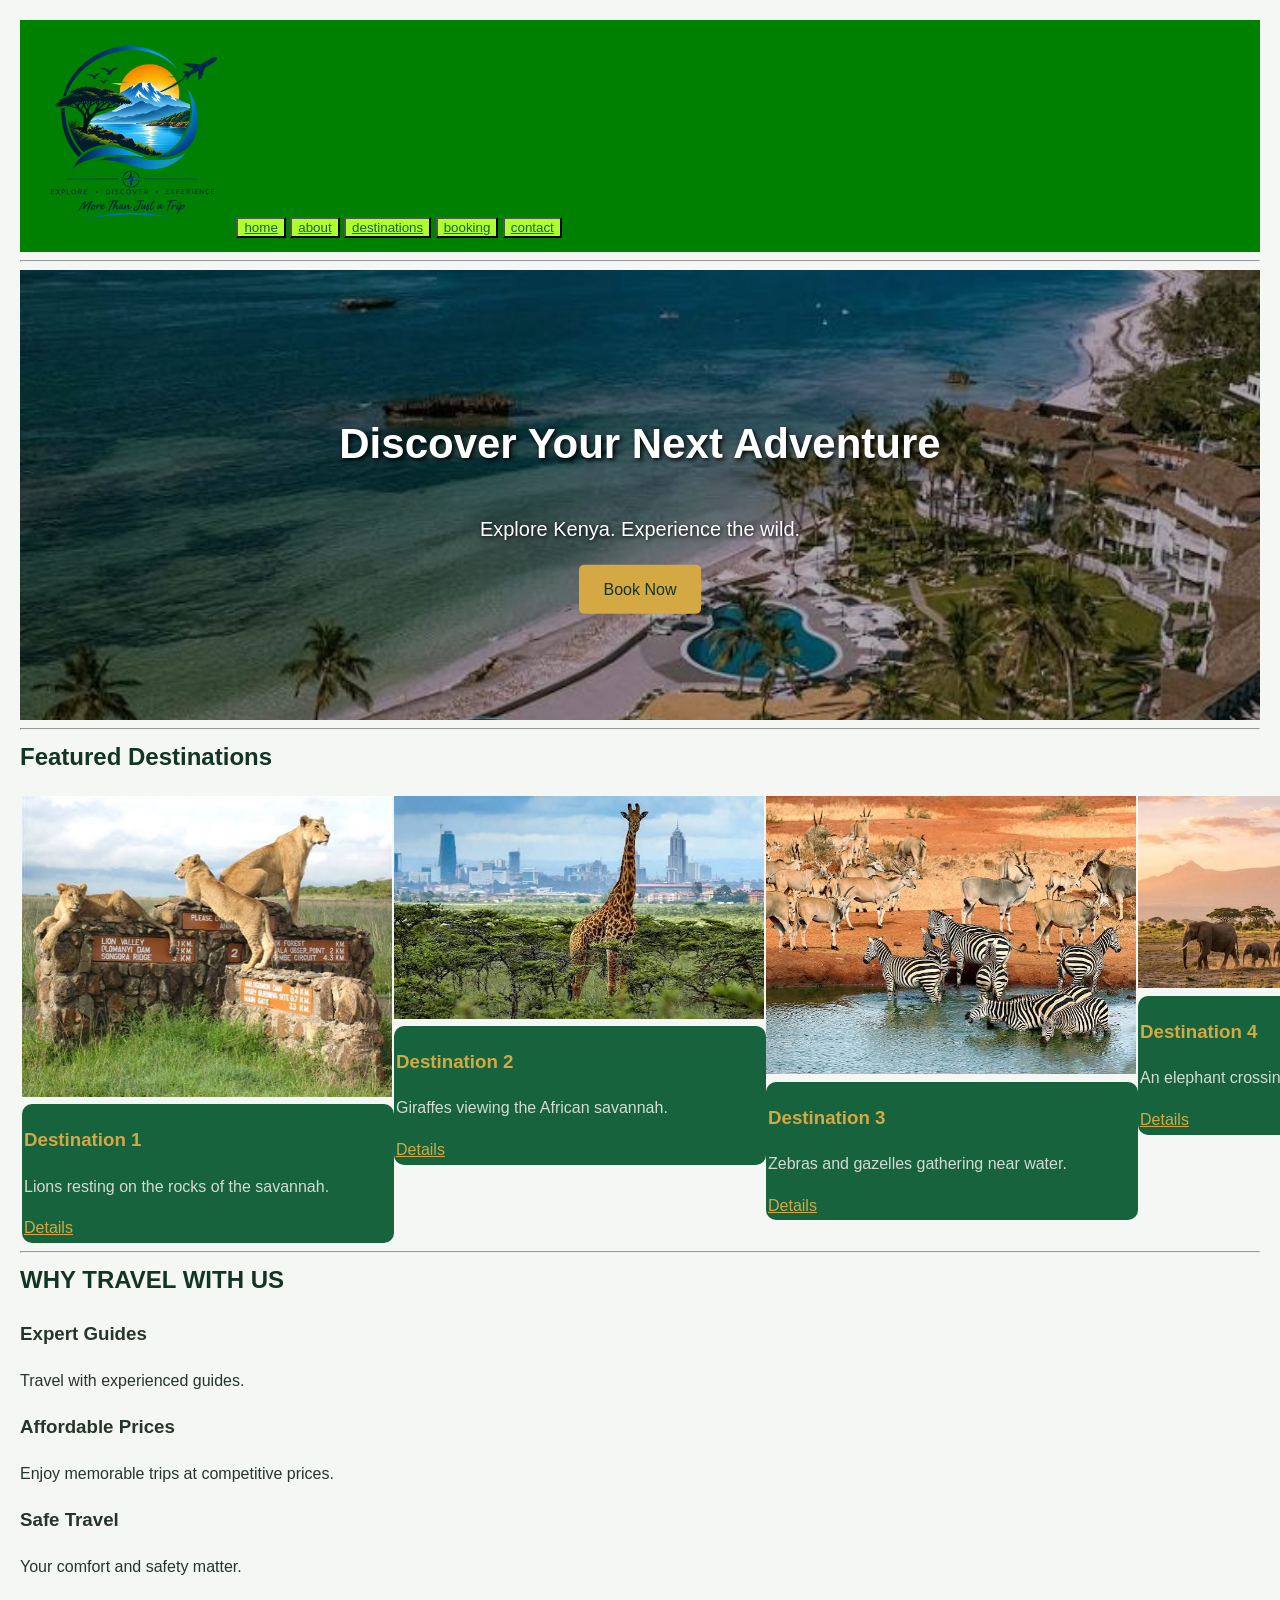
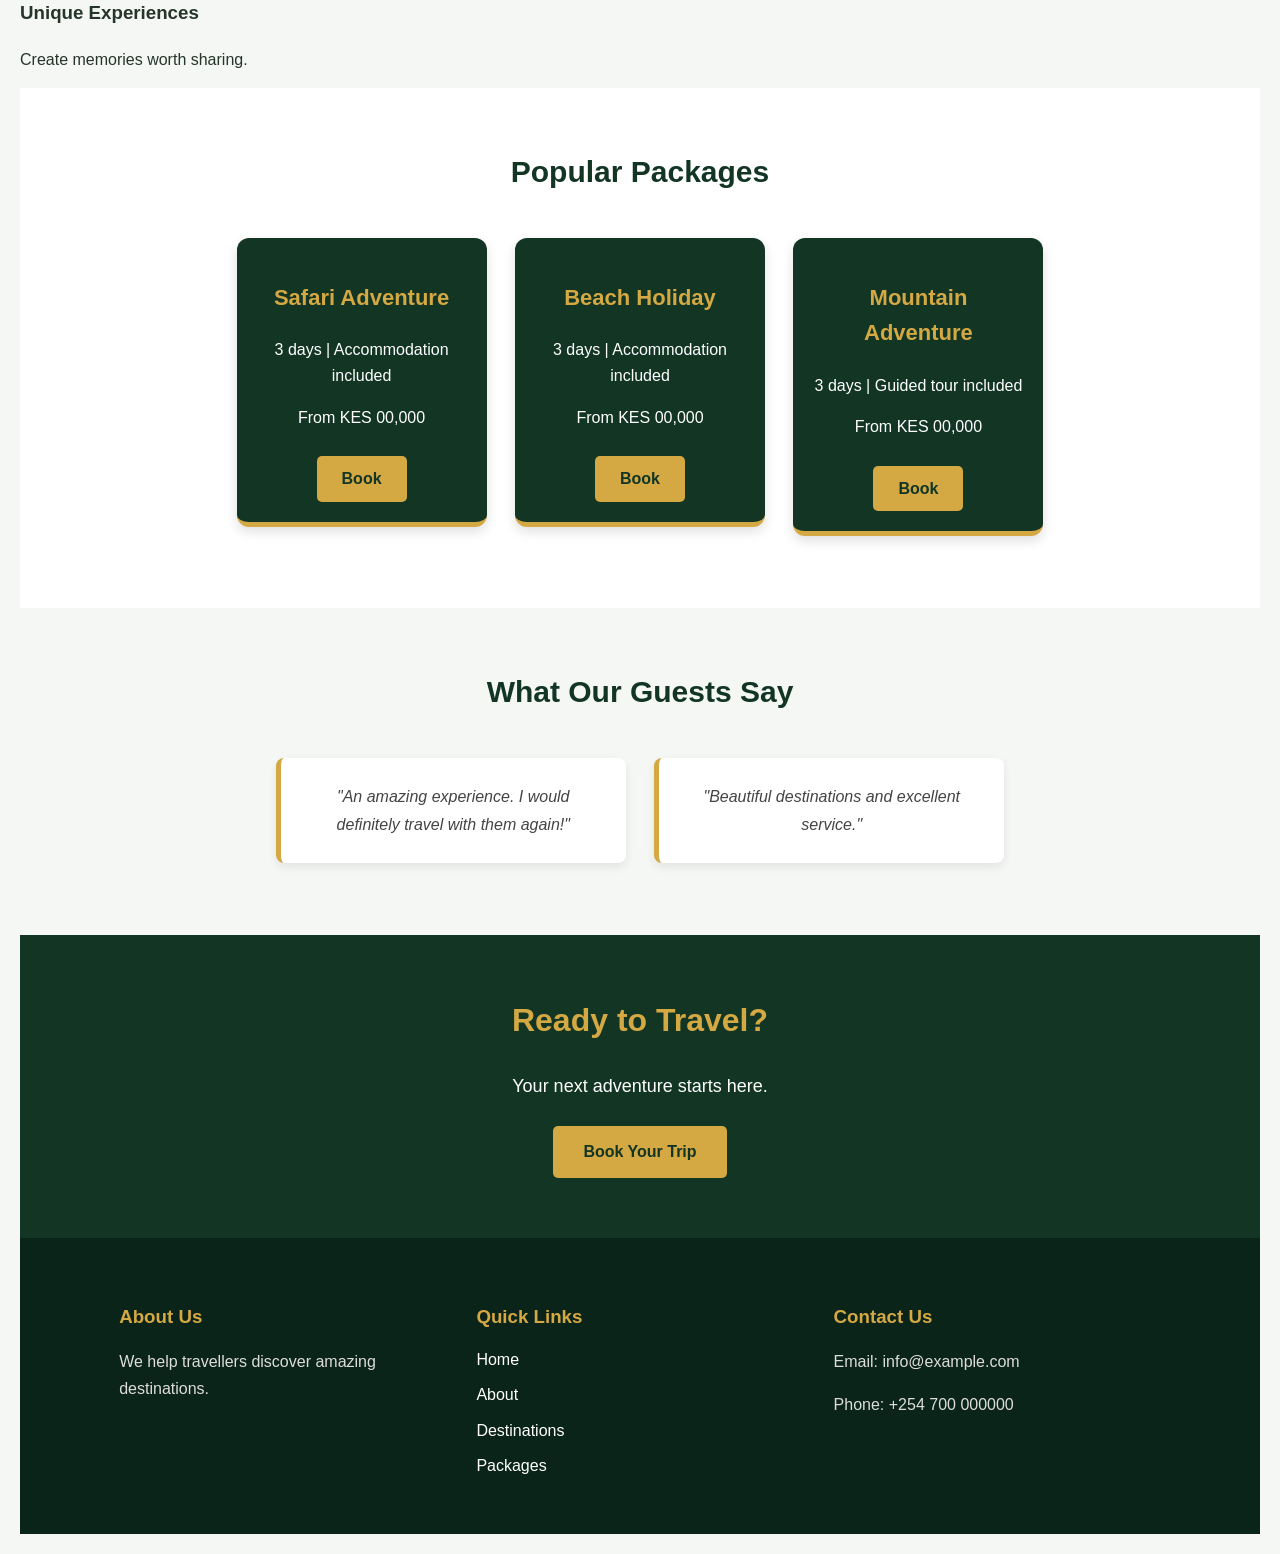
<file: index.html>
<!DOCTYPE html>
<html lang="en">
    <head>
    <meta charset="UTF-8">
    <meta name="viewport" content="width=device-width, initial-scale=1.0">
    <meta name="description" content="practical website design and Development training in kenya">
    <meta name="author" content="Lumenvale Technical training college">
    <title>Tourism Website</title>
    <link rel="stylesheet" href="style.css">

</head>

<body>
    
     
    <nav class="bar">
    <img src="tourism/Explore, Discover, Experience Emblem.png" alt="logo" width="200px">
   <button class="button"><a href="index.html">home</a></button>
    <button class="button"><a href="about.html">about</a></button>
    <button class="button"><a href="destinations.html">destinations</a></button>
    <button class="button"><a href="booking.html">booking</a></button>
    <button class="button"><a href="contact.html">contact</a></button>
    </nav>
            

    <hr>
    <section id="home">
    <div class="image-overlay">
        <img src="tourism/images (9).jfif" alt="Kenyan safari landscape">

        <div class="overlay-text">
            <h1>Discover Your Next Adventure</h1>
            <p>Explore Kenya. Experience the wild.</p>
            <a href="booking.html">Book Now</a>
        </div>
    </div>
    <hr>
</section>
    <section id="destinations">
    <h2>Featured Destinations</h2>

    <div class="destination-container">

        <article class="discover">
            <img src="tourism/images (5).jfif" alt="Lions in the savannah" width="370px">
            <div class="box">
            <h3>Destination 1</h3>
            <p>Lions resting on the rocks of the savannah.</p>
            <a href="booking.html">Details</a>
            </div>
        </article>

        <article class="discover">
            <img src="tourism/images (8).jfif" alt="Giraffes in the savannah" width="370px">
            <div class="box">
            <h3>Destination 2</h3>
            <p>Giraffes viewing the African savannah.</p>
            <a href="booking.html">Details</a>
            </div>
        </article>

        <article class="discover">
            <img src="tourism/images (1).jfif" alt="Zebras and gazelles near water" width="370px">
            <div class="box">
            <h3>Destination 3</h3>
            <p>Zebras and gazelles gathering near water.</p>
            <a href="booking.html">Details</a>
            </div>
        </article>

        <article class="discover">
            <img src="tourism/amboseli.jfif" alt="Elephant in Amboseli" width="370px">
            <div class="box">
            <h3>Destination 4</h3>
            <p>An elephant crossing the African savannah.</p>
            <a href="booking.html">Details</a>
            </div>
        </article>

    </div>
</section>
<hr>
    <!--Travel with us-->
    <h2>WHY TRAVEL WITH US</h2>
     <article>
            <h3>Expert Guides</h3>
            <p>Travel with experienced guides.</p>
        </article>

        <article>
            <h3>Affordable Prices</h3>
            <p>Enjoy memorable trips at competitive prices.</p>
        </article>

        <article>
            <h3>Safe Travel</h3>
            <p>Your comfort and safety matter.</p>
        </article>

        <article>
            <h3>Unique Experiences</h3>
            <p>Create memories worth sharing.</p>
        </article>
    </section>

    <!--packages-->
<section id="packages">
        <h2>Popular Packages</h2>

        <article>
            <h3>Safari Adventure</h3>
            <p>3 days | Accommodation included</p>
            <p>From KES 00,000</p>
            <a href="#booking">Book</a>
        </article>

        <article>
            <h3>Beach Holiday</h3>
            <p>3 days | Accommodation included</p>
            <p>From KES 00,000</p>
            <a href="#booking">Book</a>
        </article>

        <article>
            <h3>Mountain Adventure</h3>
            <p>3 days | Guided tour included</p>
            <p>From KES 00,000</p>
            <a href="#booking">Book</a>
        </article>
    </section>

    <!--testimonials-->
    <div class="quote">
 <section id="testimonials">
        <h2>What Our Guests Say</h2>

        <blockquote>
            "An amazing experience. I would definitely travel with them again!"
        </blockquote>

        <blockquote>
            "Beautiful destinations and excellent service."
        </blockquote>
    </section>
</div>
    <section id="booking">
        <h2>Ready to Travel?</h2>
        <p>Your next adventure starts here.</p>
        <a href="contact">Book Your Trip</a>
    </section>

    <footer class="footer">
        <section>
            <h3>About Us</h3>
            <p>We help travellers discover amazing destinations.</p>
        </section>

        <section>
            <h3>Quick Links</h3>
            <a href="home">Home</a>
            <a href="about">About</a>
            <a href="destinations">Destinations</a>
            <a href="packages">Packages</a>
        </section>

        <section id="contact">
            <h3>Contact Us</h3>
            <p>Email: info@example.com</p>
            <p>Phone: +254 700 000000</p>
        </section>
</body>
</html>
</file>
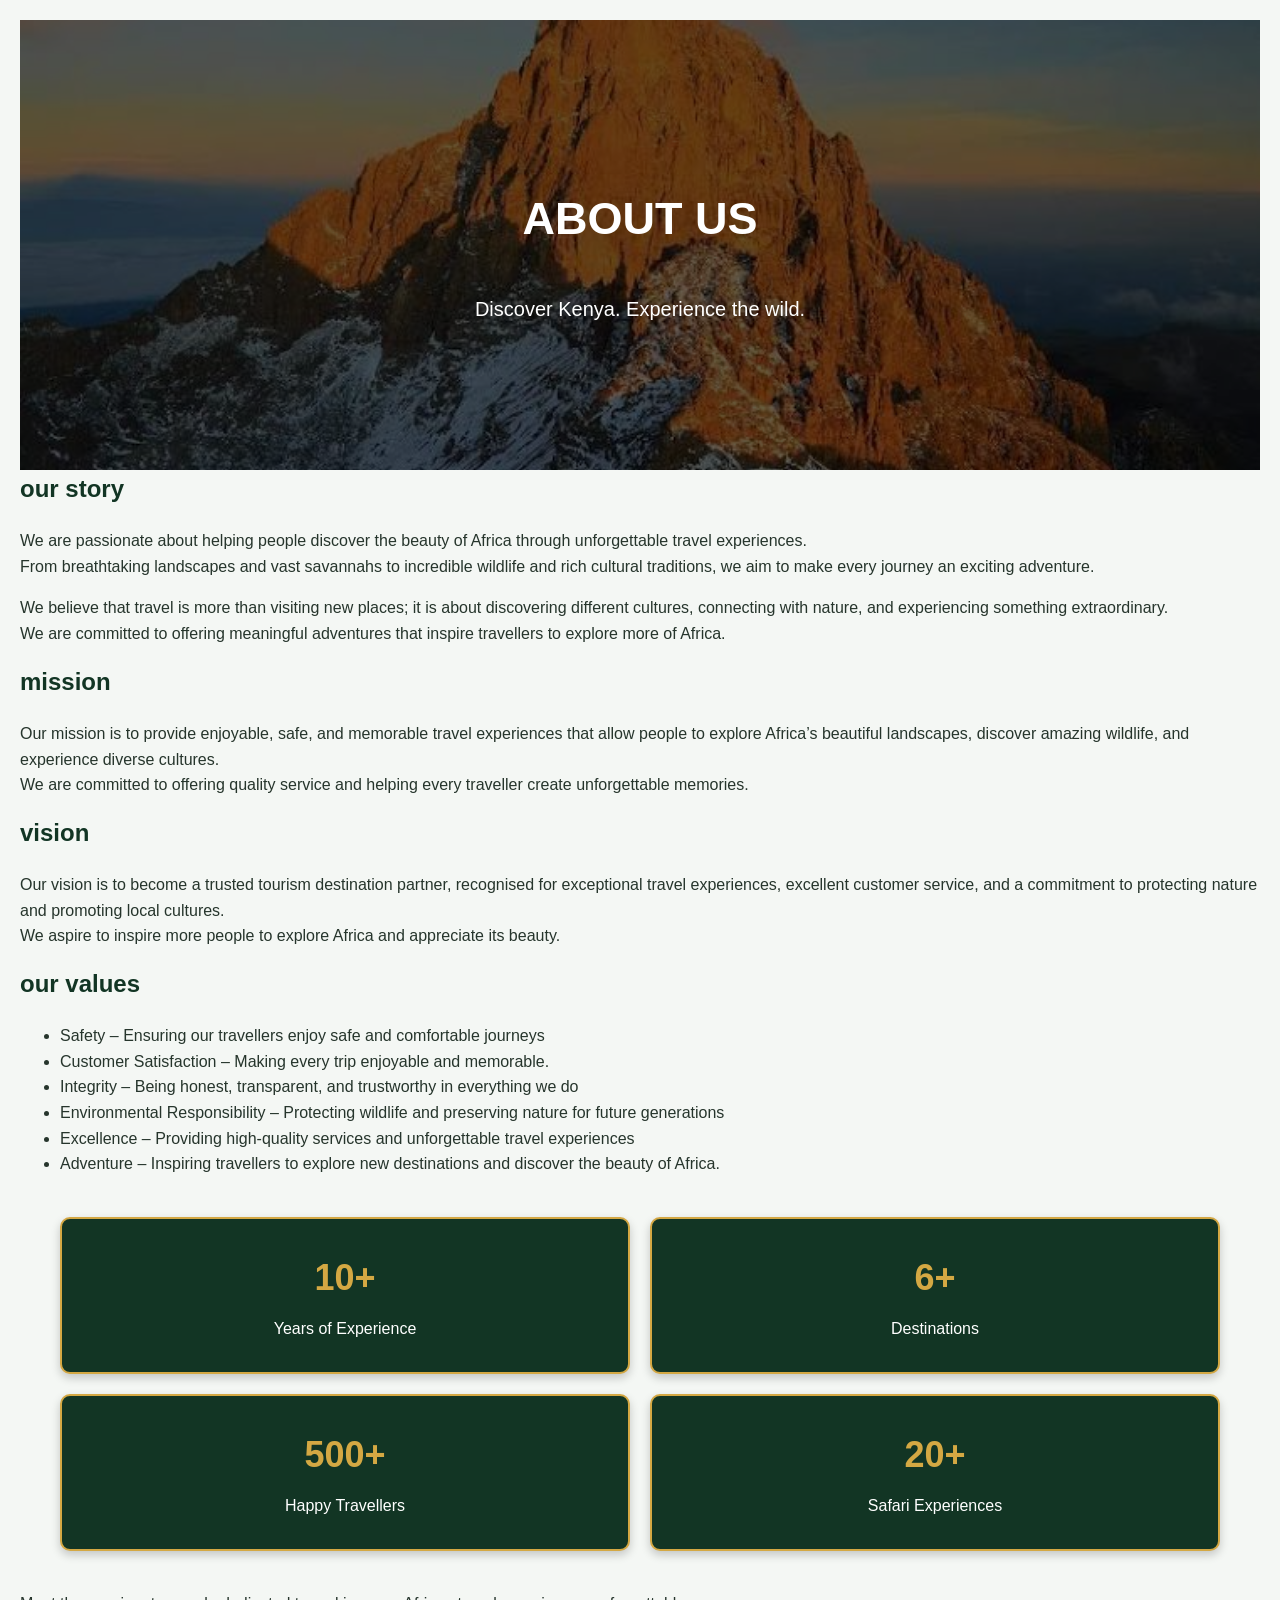
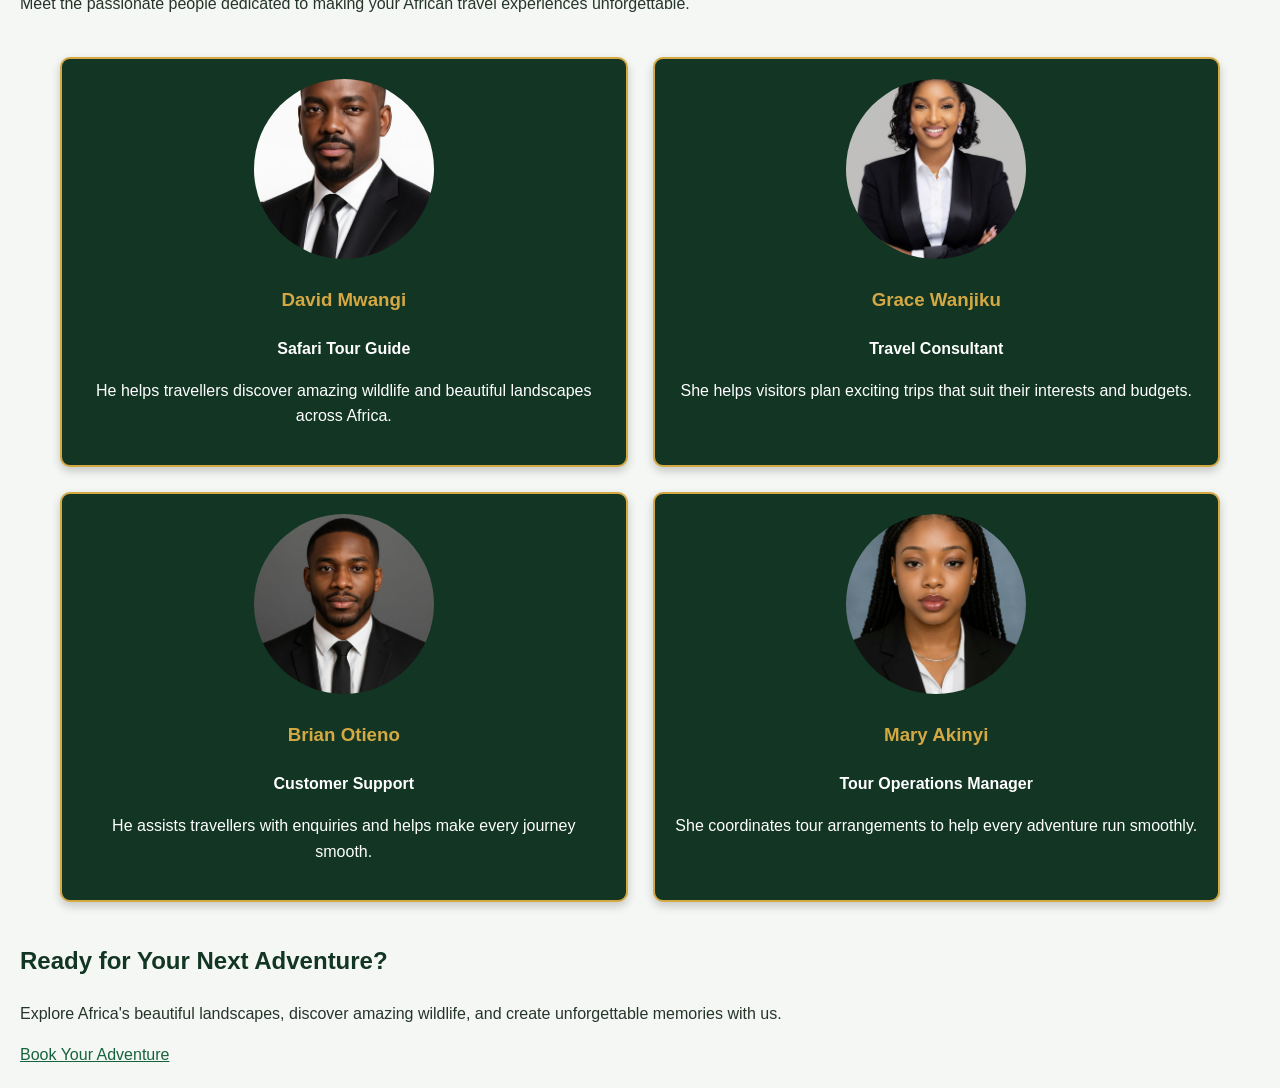
<file: about.html>
<!DOCTYPE html>
<html lang="en">
    <head>
    <meta charset="UTF-8">
    <meta name="viewport" content="width=device-width, initial-scale=1.0">
    <meta name="description" content="practical website design and Development training in kenya">
    <meta name="author" content="Lumenvale Technical training college">
    <title>Tourism Website</title>
<link rel="stylesheet" href="style.css">
<body class="margin">

<section id="about">
 <div class="about-banner">
        <img src="tourism/images (2).jfif">

        <div class="about-text">
            <h1>ABOUT US</h1>
            <p>Discover Kenya. Experience the wild.</p>
        </div>
    </div>
</section>


    <h2>our story</h2>
    <p>
        We are passionate about helping people discover the beauty of Africa through unforgettable travel experiences.<br>
        From breathtaking landscapes and vast savannahs to incredible wildlife and rich cultural traditions,
         we aim to make every journey an exciting adventure.
    </p>
    <p>
        We believe that travel is more than visiting new places; it is about discovering different cultures, connecting with nature,
         and experiencing something extraordinary.<br>
          We are committed to offering meaningful adventures that inspire travellers to explore more of Africa.
    </p>
</section>
<section>
    <h2>
        mission
    </h2>
    <p>
        Our mission is to provide enjoyable, safe, and memorable travel experiences that allow people to explore Africa’s 
        beautiful landscapes, discover amazing wildlife, and experience diverse cultures.<br>
         We are committed to offering quality service and helping every traveller create unforgettable memories.
    </p>
    <h2>
        vision
    </h2>
    <p>
        Our vision is to become a trusted tourism destination partner, recognised for exceptional travel experiences,
         excellent customer service, and a commitment to protecting nature and promoting local cultures.<br>
         We aspire to inspire more people to explore Africa and appreciate its beauty.
    </p>
    <h2>
        our values
    </h2>
    <ul>
        <li>Safety – Ensuring our travellers enjoy safe and comfortable journeys</li>
        <li>Customer Satisfaction – Making every trip enjoyable and memorable.</li>
        <li>Integrity – Being honest, transparent, and trustworthy in everything we do</li>
        <li>Environmental Responsibility – Protecting wildlife and preserving nature for future generations</li>
        <li>Excellence – Providing high-quality services and unforgettable travel experiences</li>
        <li>Adventure – Inspiring travellers to explore new destinations and discover the beauty of Africa.</li>
    </ul>
</section>

<!-- Facts Strip Section -->
<section class="facts-strip">
    <div class="fact-item">
        <h2>10+</h2>
        <p>Years of Experience</p>
    </div>

    <div class="fact-item">
        <h2>6+</h2>
        <p>Destinations</p>
    </div>

    <div class="fact-item">
        <h2>500+</h2>
        <p>Happy Travellers</p>
    </div>

    <div class="fact-item">
        <h2>20+</h2>
        <p>Safari Experiences</p>
    </div>
</section>
<p>
 Meet the passionate people dedicated to making
        your African travel experiences unforgettable.
    </p>

    <div class="team-container">

        <!-- Team Member 1 -->
        <div class="team-card">
            <img src="tourism/male.jpg" alt="Tour guide">
            <h3>David Mwangi</h3>
            <h4>Safari Tour Guide</h4>
            <p>He helps travellers discover amazing wildlife and beautiful landscapes across Africa.</p>
        </div>

        <!-- Team Member 2 -->
        <div class="team-card">
            <img src="tourism/female.jpg" alt="Travel consultant">
            <h3>Grace Wanjiku</h3>
            <h4>Travel Consultant</h4>
            <p>She helps visitors plan exciting trips that suit their interests and budgets.</p>
        </div>

        <!-- Team Member 3 -->
        <div class="team-card">
            <img src="tourism/male1.jpg" alt="Customer support officer">
            <h3>Brian Otieno</h3>
            <h4>Customer Support</h4>
            <p>He assists travellers with enquiries and helps make every journey smooth.</p>
        </div>

        <!-- Team Member 4 -->
        <div class="team-card">
            <img src="tourism/female1.jpg" alt="Tour operations manager">
            <h3>Mary Akinyi</h3>
            <h4>Tour Operations Manager</h4>
            <p>She coordinates tour arrangements to help every adventure run smoothly.</p>
        </div>

    </div>
</section>

<!-- Call to Action Section -->
<section class="cta-section">
    <h2>Ready for Your Next Adventure?</h2>

    <p>
        Explore Africa's beautiful landscapes, discover amazing wildlife,
        and create unforgettable memories with us.
    </p>

    <a href="booking.html" class="cta-button">Book Your Adventure</a>
</section>



</body>
</html>
</file>
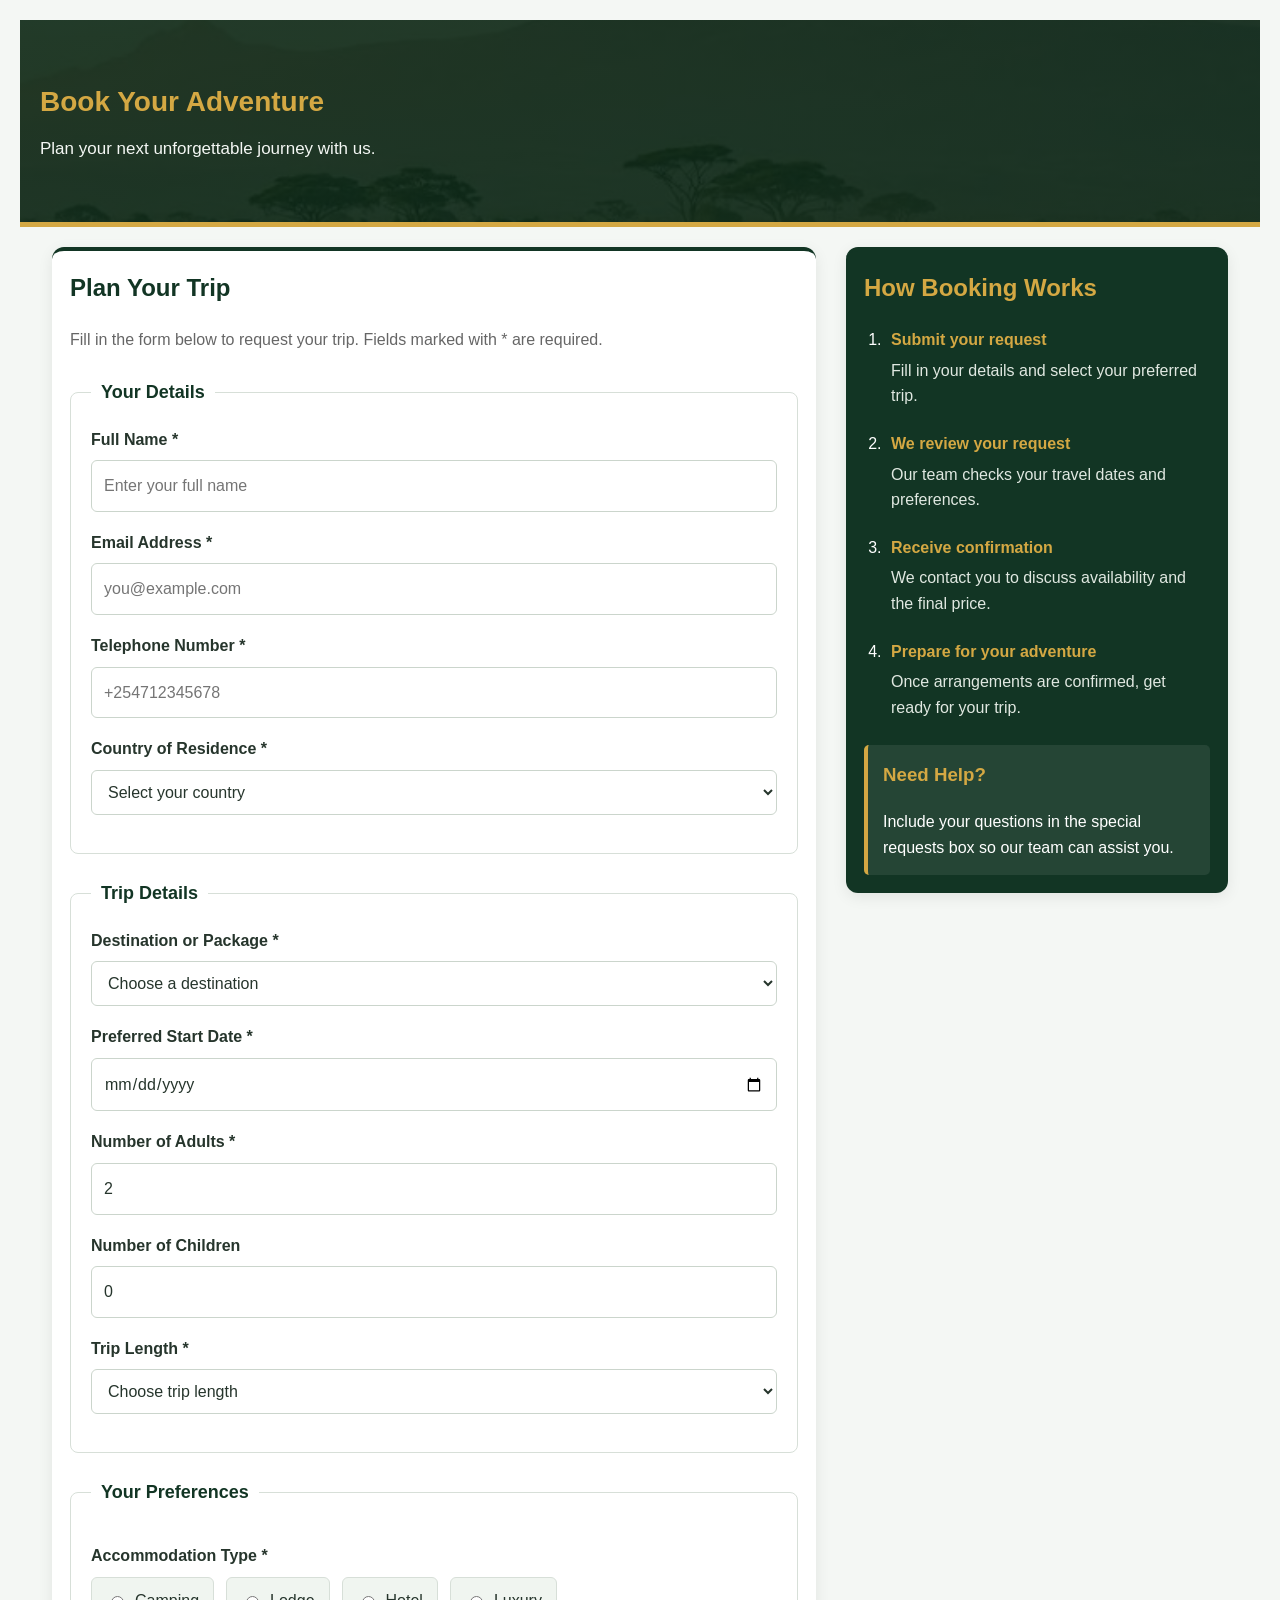
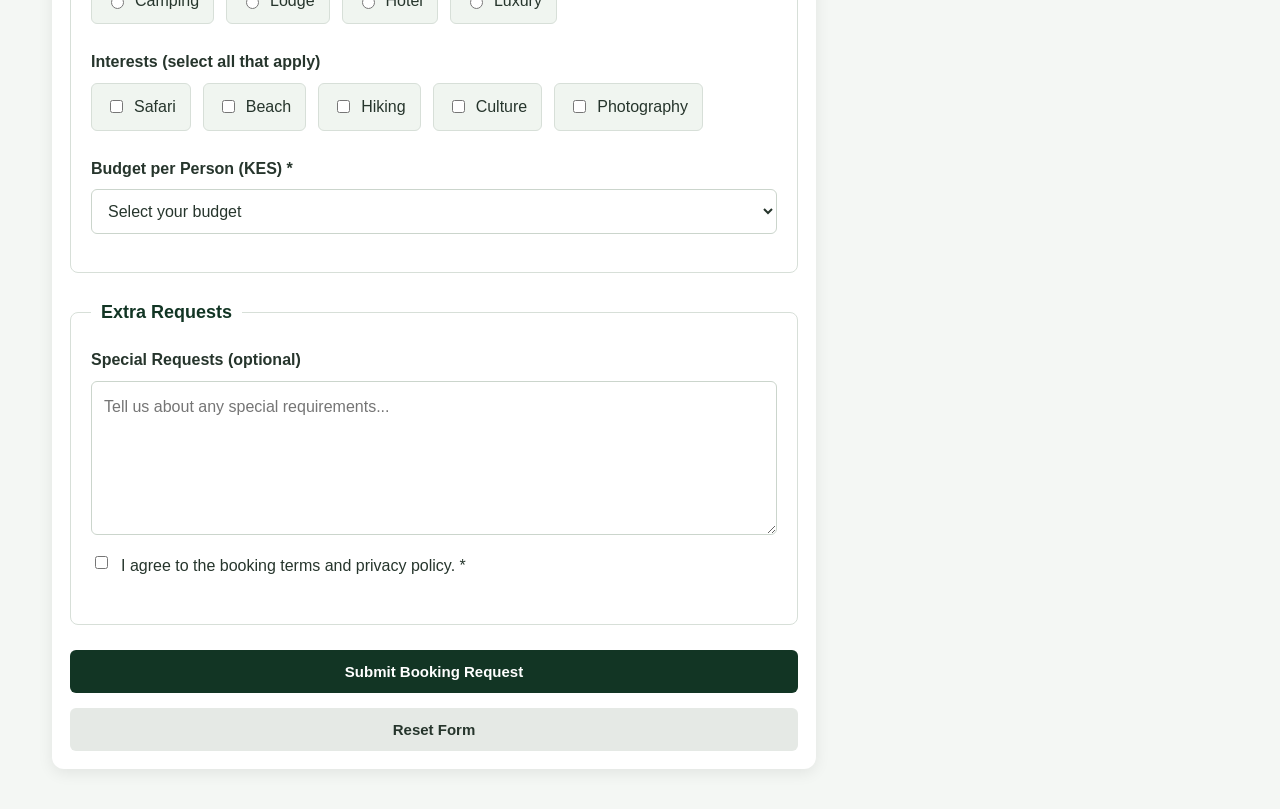
<file: booking.html>
<!DOCTYPE html>
<html lang="en">
<head>
    <meta charset="UTF-8">
    <meta name="viewport" content="width=device-width, initial-scale=1.0">
    <title>Book Your Adventure</title>
    <link rel="stylesheet" href="style.css">
</head>
<body>

    <!-- Page Banner -->
    <header class="booking-banner">
        <h1>Book Your Adventure</h1>
        <p>Plan your next unforgettable journey with us.</p>
    </header>

    <main class="booking-layout">

        <!-- Booking Form -->
        <section class="booking-form-section">
            <h2>Plan Your Trip</h2>
            <p class="form-instruction">
                Fill in the form below to request your trip.
                Fields marked with * are required.
            </p>

            <form action="#" method="post">

                <!-- Your Details -->
                <fieldset>
                    <legend>Your Details</legend>

                    <div class="form-group">
                        <label for="full-name">Full Name *</label>
                        <input
                            type="text"
                            id="full-name"
                            name="full_name"
                            placeholder="Enter your full name"
                            minlength="2"
                            maxlength="80"
                            autocomplete="name"
                            required>
                    </div>

                    <div class="form-group">
                        <label for="email">Email Address *</label>
                        <input
                            type="email"
                            id="email"
                            name="email"
                            placeholder="you@example.com"
                            maxlength="100"
                            autocomplete="email"
                            required>
                    </div>

                    <div class="form-group">
                        <label for="telephone">Telephone Number *</label>
                        <input
                            type="tel"
                            id="telephone"
                            name="telephone"
                            placeholder="+254712345678"
                            pattern="[+]?[0-9 ]{9,15}"
                            title="Enter 9 to 15 digits, optionally starting with +. Spaces are allowed."
                            autocomplete="tel"
                            required>
                    </div>

                    <div class="form-group">
                        <label for="country">Country of Residence *</label>
                        <select id="country" name="country" required>
                            <option value="">Select your country</option>
                            <option value="Kenya">Kenya</option>
                            <option value="Uganda">Uganda</option>
                            <option value="Tanzania">Tanzania</option>
                            <option value="Rwanda">Rwanda</option>
                            <option value="Ethiopia">Ethiopia</option>
                            <option value="South Africa">South Africa</option>
                            <option value="United Kingdom">United Kingdom</option>
                            <option value="United States">United States</option>
                            <option value="Other">Other</option>
                        </select>
                    </div>
                </fieldset>

                <!-- Trip Details -->
                <fieldset>
                    <legend>Trip Details</legend>

                    <div class="form-group">
                        <label for="destination">Destination or Package *</label>
                        <select id="destination" name="destination" required>
                            <option value="">Choose a destination</option>

                            <optgroup label="Wildlife Safaris">
                                <option value="Maasai Mara">Maasai Mara</option>
                                <option value="Amboseli">Amboseli National Park</option>
                                <option value="Lake Nakuru">Lake Nakuru</option>
                                <option value="Tsavo">Tsavo National Parks</option>
                            </optgroup>

                            <optgroup label="Nature and Beach">
                                <option value="Diani Beach">Diani Beach</option>
                                <option value="Mount Kenya">Mount Kenya</option>
                            </optgroup>

                            <option value="Custom Package">Custom Package</option>
                        </select>
                    </div>

                    <div class="form-group">
                        <label for="start-date">Preferred Start Date *</label>
                        <input
                            type="date"
                            id="start-date"
                            name="start_date"
                            min="2026-10-28"
                            required>
                    </div>

                    <div class="form-row">
                        <div class="form-group">
                            <label for="adults">Number of Adults *</label>
                            <input
                                type="number"
                                id="adults"
                                name="adults"
                                min="1"
                                max="30"
                                value="2"
                                required>
                        </div>

                        <div class="form-group">
                            <label for="children">Number of Children</label>
                            <input
                                type="number"
                                id="children"
                                name="children"
                                min="0"
                                max="20"
                                value="0">
                        </div>
                    </div>

                    <div class="form-group">
                        <label for="duration">Trip Length *</label>
                        <select id="duration" name="duration" required>
                            <option value="">Choose trip length</option>
                            <option value="1 day">1 day</option>
                            <option value="2-3 days">2–3 days</option>
                            <option value="4-7 days">4–7 days</option>
                            <option value="8-14 days">8–14 days</option>
                            <option value="15+ days">15+ days</option>
                        </select>
                    </div>
                </fieldset>

                <!-- Preferences -->
                <fieldset>
                    <legend>Your Preferences</legend>

                    <p class="field-heading">Accommodation Type *</p>

                    <div class="choice-group">
                        <label>
                            <input type="radio" name="accommodation"
                                   value="Camping" required>
                            Camping
                        </label>

                        <label>
                            <input type="radio" name="accommodation"
                                   value="Lodge">
                            Lodge
                        </label>

                        <label>
                            <input type="radio" name="accommodation"
                                   value="Hotel">
                            Hotel
                        </label>

                        <label>
                            <input type="radio" name="accommodation"
                                   value="Luxury">
                            Luxury
                        </label>
                    </div>

                    <p class="field-heading">Interests (select all that apply)</p>

                    <div class="choice-group">
                        <label>
                            <input type="checkbox" name="interests[]"
                                   value="Safari">
                            Safari
                        </label>

                        <label>
                            <input type="checkbox" name="interests[]"
                                   value="Beach">
                            Beach
                        </label>

                        <label>
                            <input type="checkbox" name="interests[]"
                                   value="Hiking">
                            Hiking
                        </label>

                        <label>
                            <input type="checkbox" name="interests[]"
                                   value="Culture">
                            Culture
                        </label>

                        <label>
                            <input type="checkbox" name="interests[]"
                                   value="Photography">
                            Photography
                        </label>
                    </div>

                    <div class="form-group">
                        <label for="budget">Budget per Person (KES) *</label>
                        <select id="budget" name="budget" required>
                            <option value="">Select your budget</option>
                            <option value="Below 15000">Below KES 15,000</option>
                            <option value="15000-30000">KES 15,000–30,000</option>
                            <option value="30000-60000">KES 30,000–60,000</option>
                            <option value="60000-100000">KES 60,000–100,000</option>
                            <option value="Above 100000">Above KES 100,000</option>
                        </select>
                    </div>
                </fieldset>

                <!-- Extra Requests -->
                <fieldset>
                    <legend>Extra Requests</legend>

                    <div class="form-group">
                        <label for="requests">Special Requests (optional)</label>
                        <textarea
                            id="requests"
                            name="requests"
                            rows="5"
                            minlength="5"
                            maxlength="1000"
                            placeholder="Tell us about any special requirements..."></textarea>
                    </div>

                    <div class="form-group terms-group">
                        <label>
                            <input type="checkbox" name="terms"
                                   value="accepted" required>
                            I agree to the booking terms and privacy policy. *
                        </label>
                    </div>
                </fieldset>

                <!-- Form Buttons -->
                <div class="form-buttons">
                    <button type="submit" class="submit-button">
                        Submit Booking Request
                    </button>

                    <button type="reset" class="reset-button">
                        Reset Form
                    </button>
                </div>

            </form>
        </section>

        <!-- Side Panel -->
        <aside class="booking-sidebar">
            <h2>How Booking Works</h2>

            <ol>
                <li>
                    <strong>Submit your request</strong>
                    <p>Fill in your details and select your preferred trip.</p>
                </li>

                <li>
                    <strong>We review your request</strong>
                    <p>Our team checks your travel dates and preferences.</p>
                </li>

                <li>
                    <strong>Receive confirmation</strong>
                    <p>We contact you to discuss availability and the final price.</p>
                </li>

                <li>
                    <strong>Prepare for your adventure</strong>
                    <p>Once arrangements are confirmed, get ready for your trip.</p>
                </li>
            </ol>

            <div class="sidebar-note">
                <h3>Need Help?</h3>
                <p>Include your questions in the special requests box so our team can assist you.</p>
            </div>
        </aside>

    </main>

    
</body>
</html>
</file>
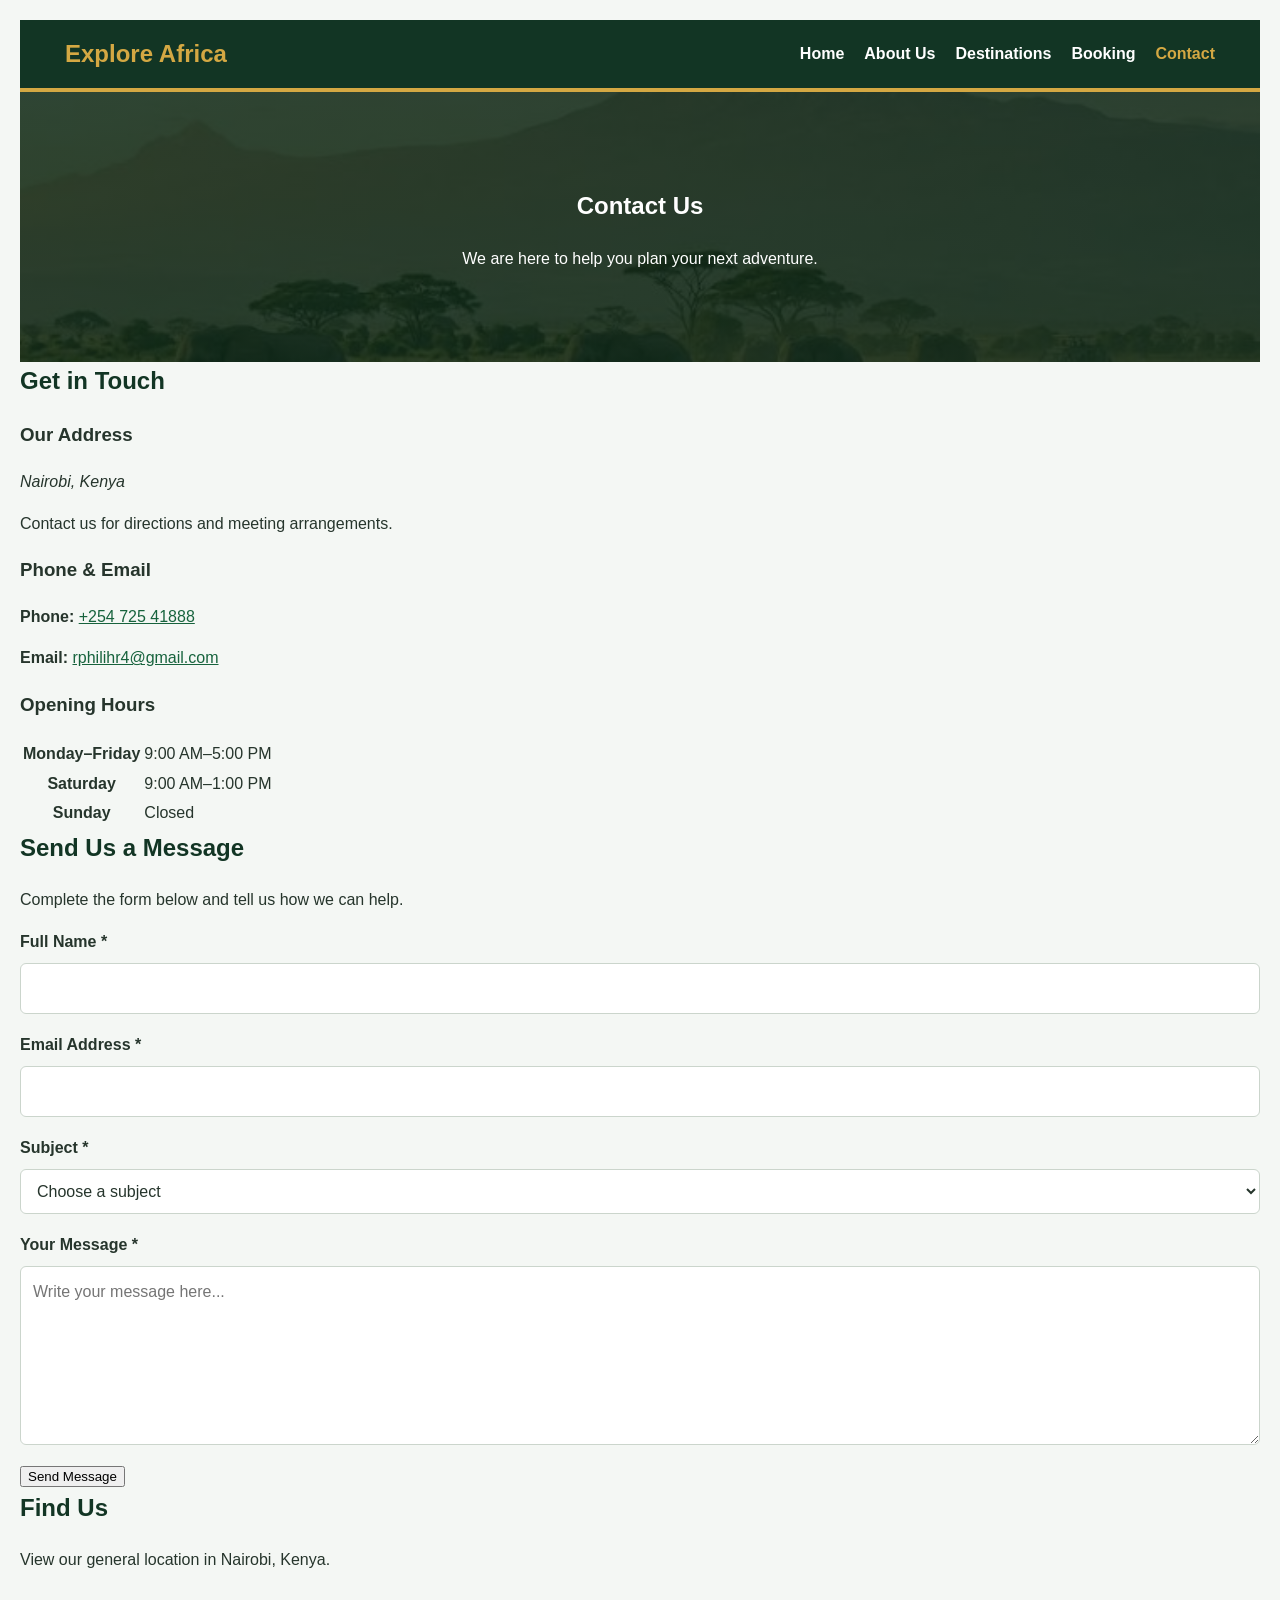
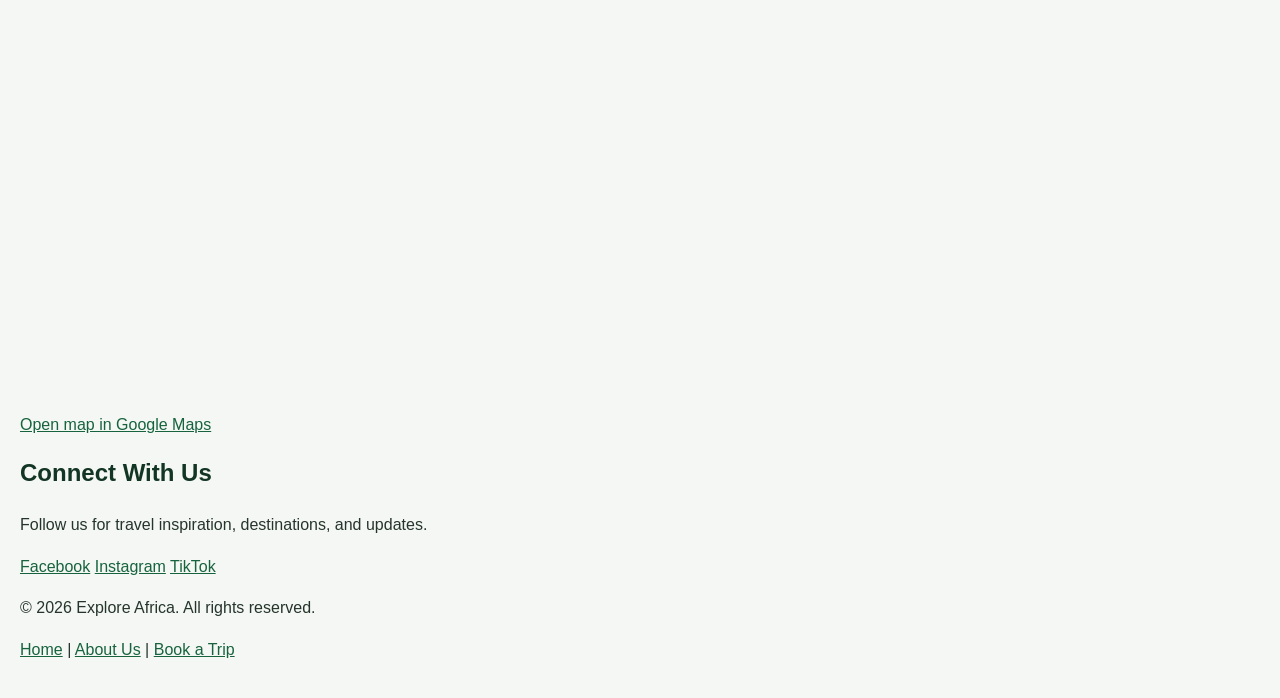
<file: contact.html>
<!DOCTYPE html>
<html lang="en">
<head>
    <meta charset="UTF-8">
    <meta name="viewport" content="width=device-width, initial-scale=1.0">
    <title>Contact Us | Tourism Website</title>
  <link rel="stylesheet" href="style.css">

</head>
<body>

    <!-- Header and Navigation -->
    <header class="site-header">
        <nav class="navbar">
            <a href="index.html" class="logo">Explore Africa</a>

            <ul class="nav-links">
                <li><a href="index.html">Home</a></li>
                <li><a href="about.html">About Us</a></li>
                <li><a href="destinations.html">Destinations</a></li>
                <li><a href="booking.html">Booking</a></li>
                <li><a href="contact.html" aria-current="page">Contact</a></li>
            </ul>
        </nav>
    </header>

    <main>

        <!-- Page Banner -->
        <section class="contact-banner">
            <h1>Contact Us</h1>
            <p>We are here to help you plan your next adventure.</p>
        </section>

        <!-- Contact Cards -->
        <section class="contact-info-section">
            <h2>Get in Touch</h2>

            <div class="contact-cards">

                <!-- Address Card -->
                <article class="contact-card">
                    <h3>Our Address</h3>
                    <address>
                        Nairobi, Kenya
                    </address>
                    <p>Contact us for directions and meeting arrangements.</p>
                </article>

                <!-- Phone and Email Card -->
                <article class="contact-card">
                    <h3>Phone & Email</h3>
                    <p>
                        <strong>Phone:</strong>
                        <a href="tel:+25472541897">+254 725 41888</a>
                    </p>
                    <p>
                        <strong>Email:</strong>
                        <a href="mailto:samure@gmail.com">
                            rphilihr4@gmail.com
                        </a>
                    </p>
                </article>

                <!-- Opening Hours Card -->
                <article class="contact-card">
                    <h3>Opening Hours</h3>

                    <table class="hours-table">
                        <tbody>
                            <tr>
                                <th scope="row">Monday–Friday</th>
                                <td>9:00 AM–5:00 PM</td>
                            </tr>
                            <tr>
                                <th scope="row">Saturday</th>
                                <td>9:00 AM–1:00 PM</td>
                            </tr>
                            <tr>
                                <th scope="row">Sunday</th>
                                <td>Closed</td>
                            </tr>
                        </tbody>
                    </table>
                </article>

            </div>
        </section>

        <!-- Contact Form and Map -->
        <section class="contact-main-section">

            <!-- Contact Form -->
            <div class="contact-form-container">
                <h2>Send Us a Message</h2>
                <p>Complete the form below and tell us how we can help.</p>

                <form action="#" method="post">

                    <div class="form-group">
                        <label for="contact-name">Full Name *</label>
                        <input
                            type="text"
                            id="contact-name"
                            name="name"
                            minlength="2"
                            maxlength="80"
                            autocomplete="name"
                            required>
                    </div>

                    <div class="form-group">
                        <label for="contact-email">Email Address *</label>
                        <input
                            type="email"
                            id="contact-email"
                            name="email"
                            maxlength="100"
                            autocomplete="email"
                            required>
                    </div>

                    <div class="form-group">
                        <label for="contact-subject">Subject *</label>
                        <select id="contact-subject" name="subject" required>
                            <option value="">Choose a subject</option>
                            <option value="Booking enquiry">Booking enquiry</option>
                            <option value="Tour packages">Tour packages</option>
                            <option value="Destinations">Destinations</option>
                            <option value="Feedback">Feedback</option>
                            <option value="Other">Other</option>
                        </select>
                    </div>

                    <div class="form-group">
                        <label for="contact-message">Your Message *</label>
                        <textarea
                            id="contact-message"
                            name="message"
                            rows="6"
                            minlength="10"
                            maxlength="2000"
                            placeholder="Write your message here..."
                            required></textarea>
                    </div>

                    <button type="submit" class="contact-submit">
                        Send Message
                    </button>

                </form>
            </div>

            <!-- Embedded Google Map -->
            <div class="contact-map-container">
                <h2>Find Us</h2>
                <p>View our general location in Nairobi, Kenya.</p>

                <iframe
                    title="Map showing Nairobi, Kenya"
                    src="https://maps.google.com/maps?q=Nairobi%2C%20Kenya&t=&z=11&ie=UTF8&iwloc=&output=embed"
                    width="100%"
                    height="400"
                    style="border:0;"
                    loading="lazy"
                    referrerpolicy="no-referrer-when-downgrade"
                    allowfullscreen>
                </iframe>

                <p>
                    <a href="https://www.google.com/maps/search/?api=1&query=Nairobi%2C+Kenya"
                       target="_blank"
                       rel="noopener noreferrer">
                        Open map in Google Maps
                    </a>
                </p>
            </div>

        </section>

        <!-- Social Media Links -->
        <section class="contact-social-section">
            <h2>Connect With Us</h2>
            <p>Follow us for travel inspiration, destinations, and updates.</p>

            <div class="social-links">
                <a href="https://www.facebook.com/uugygy"
                   target="_blank" rel="noopener noreferrer">Facebook</a>

                <a href="https://www.instagram.com/hjbbjbiu/"
                   target="_blank" rel="noopener noreferrer">Instagram</a>

                <a href="https://www.tiktok.com/huigiu"
                   target="_blank" rel="noopener noreferrer">TikTok</a>
            </div>
        </section>

    </main>

    <!-- Footer -->
    <footer class="site-footer">
        <p>&copy; 2026 Explore Africa. All rights reserved.</p>
        <p>
            <a href="index.html">Home</a> |
           <a href="about.html">About Us</a> |
           <a href="booking.html">Book a Trip</a>
        </p>
    </footer>

    
</body>
</html>
</file>
<file: style.css>
.destination-container{
    display: inline-block;
    display: grid;
    grid-template-columns: 1fr 1fr 1fr 1fr;
    margin: 2px;
    vertical-align: auto;
    border:red;
    
}
.box {
    background-color: #17633d;
    border-radius: 10px;
    padding: 2px;
    box-shadow: #26352c;
    width: 372px;
    border-color: solid;

}
.box h3{
color: #d4a843;
}
.box p{
    color: #d3dbd3;
}
.box a{
    color: #d4a843;
}
#why-us {
    padding: 60px 20px;
    background-color: #f4f7f4;
    text-align: center;
}

#why-us h2,
#packages h2,
#testimonials h2 {
    color: #123524;
    font-size: 30px;
    margin-bottom: 30px;
    text-align: center;
}

#why-us article {
    display: inline-block;
    width: 220px;
    min-height: 130px;
    background-color: white;
    border: 2px solid #d4a843;
    border-radius: 10px;
    padding: 20px;
    margin: 10px;
    vertical-align: top;
    box-shadow: 0 4px 10px rgba(0, 0, 0, 0.08);
}

#why-us article h3 {
    color: #123524;
}

#why-us article p {
    color: #555;
    line-height: 1.6;
}


/* POPULAR PACKAGES */
#packages {
    padding: 60px 20px;
    background-color: white;
    text-align: center;
}

#packages article {
    display: inline-block;
    width: 250px;
    min-height: 210px;
    padding: 20px;
    margin: 12px;
    background-color: #123524;
    color: white;
    border-radius: 12px;
    border-bottom: 5px solid #d4a843;
    vertical-align: top;
    box-shadow: 0 5px 12px rgba(0, 0, 0, 0.12);
}

#packages article h3 {
    color: #d4a843;
    font-size: 22px;
}

#packages article p {
    line-height: 1.6;
}

#packages article a {
    display: inline-block;
    background-color: #d4a843;
    color: #123524;
    text-decoration: none;
    padding: 10px 25px;
    border-radius: 5px;
    font-weight: bold;
    margin-top: 10px;
}

#packages article a:hover {
    background-color: white;
}


/* TESTIMONIALS */
.quote {
    background-color: #f4f7f4;
    padding: 60px 20px;
}

#testimonials {
    max-width: 1000px;
    margin: auto;
    text-align: center;
}

#testimonials blockquote {
    display: inline-block;
    width: 35%;
    min-height: 80px;
    background-color: white;
    border-left: 5px solid #d4a843;
    border-radius: 8px;
    padding: 25px;
    margin: 12px;
    color: #444;
    font-style: italic;
    line-height: 1.7;
    box-shadow: 0 4px 10px rgba(0, 0, 0, 0.08);
}


#booking {
    background-color: #123524;
    color: white;
    text-align: center;
    padding: 60px 20px;
}

#booking h2 {
    color: #d4a843;
    font-size: 32px;
}

#booking p {
    font-size: 18px;
    margin-bottom: 25px;
}

#booking a {
    display: inline-block;
    background-color: #d4a843;
    color: #123524;
    padding: 13px 30px;
    text-decoration: none;
    border-radius: 5px;
    font-weight: bold;
}

#booking a:hover {
    background-color: white;
}


.footer {
    display: grid;
    grid-template-columns: repeat(3, 1fr);
    gap: 30px;
    background-color: #0b2419;
    color: white;
    padding: 45px 8%;
}

.footer h3 {
    color: #d4a843;
    margin-bottom: 15px;
}

.footer p {
    line-height: 1.7;
    color: #ddd;
}

.footer a {
    display: block;
    color: white;
    text-decoration: none;
    margin: 10px 0;
}

.footer a:hover {
    color: #d4a843;
}

@media (max-width: 768px) {
    #why-us article,
    #packages article {
        width: 80%;
    }

    #testimonials blockquote {
        width: 80%;
        box-sizing: border-box;
    }

    .footer {
        grid-template-columns: 1fr;
        text-align: center;
    }
}
.bar{
    background-color:green;
    text-align: left;
    color: black;
    padding: 12px;
    color: #d4a843;

}
.button{
    background-color: greenyellow;
    
    
}
.image-overlay {
    position: relative;
    width: 100%;
    height: 450px;
    overflow: hidden;
}

.image-overlay img {
    width: 100%;
    height: 100%;
    object-fit: cover;
    display: block;
}

.overlay-text {
    position: absolute;
    top: 50%;
    left: 50%;
    transform: translate(-50%, -50%);
    width: 90%;
    text-align: center;
    color: white;
    z-index: 2;
}

.overlay-text h1 {
    font-size: 42px;
    text-shadow: 2px 2px 5px black;
}

.overlay-text p {
    font-size: 20px;
    text-shadow: 1px 1px 4px black;
}

.overlay-text a {
    display: inline-block;
    padding: 12px 25px;
    background-color: #d4a843;
    color: #123524;
    text-decoration: none;
    border-radius: 5px;
}

.image-overlay::after {
    content: "";
    position: absolute;
    inset: 0;
    background: rgba(0, 0, 0, 0.3);
    z-index: 1;
    pointer-events: none;
}



* {
    box-sizing: border-box;
}

body {
    margin: 0;
    font-family: Arial, sans-serif;
}

.about-banner {
    position: relative;
    width: 100%;
    height: 450px;
    overflow: hidden;
}

.about-banner img {
    width: 100%;
    height: 100%;
    object-fit: cover;
    display: block;
}

.about-banner::after {
    content: "";
    position: absolute;
    top: 0;
    left: 0;
    width: 100%;
    height: 100%;
    background-color: rgba(0, 0, 0, 0.6);
    z-index: 1;
}

.about-text {
    position: absolute;
    top: 50%;
    left: 50%;
    transform: translate(-50%, -50%);
    width: 90%;
    text-align: center;
    color: white;
    z-index: 2;
}

.about-text h1 {
    font-size: 45px;
}

.about-text hr {
    width: 100px;
    border: 2px solid #d4a843;
}

.about-text p {
    font-size: 20px;
}
.body{
    box-sizing: border-box;
}

body {
    margin: 0;
    padding: 20px;
}





.facts-strip {
    display: grid;
    grid-template-columns: repeat(2, 1fr);
    gap: 20px;
    padding: 20px;
    margin: 20px;
}

.fact-item {
    background-color: #123524;
    border: 2px solid #d4a843;
    border-radius: 10px;
    padding: 30px 15px;
    text-align: center;
    box-shadow: 0 4px 10px rgba(0, 0, 0, 0.2);
}

.fact-item h2 {
    color: #d4a843;
    font-size: 36px;
    margin: 0 0 10px;
}

.fact-item p {
    color: white;
    font-size: 16px;
    margin: 0;
}








.team-container {
    display: grid;
    grid-template-columns: repeat(2, 1fr);
    gap: 25px;
    padding: 20px;
    margin: 20px;
}

.team-card {
    background-color: #123524;
    border: 2px solid #d4a843;
    border-radius: 10px;
    padding: 20px;
    text-align: center;
    box-shadow: 0 4px 10px rgba(0, 0, 0, 0.2);
}

.team-card img {
    width: 180px;
    height: 180px;
    object-fit: cover;
    border-radius: 50%;
}

.team-card h3 {
    color: #d4a843;
    margin-bottom: 8px;
}

.team-card h4 {
    color: white;
    margin-bottom: 10px;
}

.team-card p {
    color: white;
    line-height: 1.6;
}

/* Mobile screens */
@media (max-width: 600px) {
    .team-container {
        grid-template-columns: 1fr;
    }
}















 

.body {
    margin: 0;
    font-family: Arial, sans-serif;
    background-color: #f4f7f4;
    color: #26352c;
    line-height: 1.6;
}
.booking-banner{
    background-color: #123524;
    color:#f4f7f4;
    padding: 60px 20px;
    border-bottom: 5px solid #d4a843;
    background: linear-gradient(rgba(10, 40, 25, 0.9), rgba(10, 40, 25, 0.9)),
                url("tourism/amboseli.jfif") center/cover no-repeat;
}
.booking-banner h1{
margin: 0 0 10px;
color: #d4a843;
    font-size: 38px;
}
.booking-banner p{
    margin: 0;
    font-size: 17px;
}
.booking-layout {
    display: grid;
    grid-template-columns: 2fr 1fr;
    gap: 30px;
    max-width: 1200px;
    margin: 40px auto;
    padding: 0 20px;
    align-items: start;
}
.booking-form-section,
.booking-sidebar {
    background-color: white;
    padding: 30px;
    border-radius: 12px;
    box-shadow: 0 4px 15px rgba(0, 0, 0, 0.08);
    border-top: 4px solid #123524;
}
.booking-form-section h2,
.booking-sidebar h2 {
    color: #123524;
    margin-top: 0;
}
.form-instruction {
    color: #666;
    margin-bottom: 25px;
}
fieldset {
    border: 1px solid #d7dfd8;
    border-radius: 8px;
    padding: 20px;
    margin: 0 0 25px;
}
legend {
    color: #123524;
    font-weight: bold;
    padding: 0 10px;
    font-size: 18px;
}
.form-group {
    display: flex;
    flex-direction: column;
    margin-bottom: 18px;
}
.form-group label,
.field-heading {
    font-weight: bold;
    margin-bottom: 8px;
    color: #26352c;
}.form-group label,
.field-heading {
    font-weight: bold;
    margin-bottom: 8px;
    color: #26352c;
}
input:not([type="radio"]):not([type="checkbox"]),
select,
textarea {
    width: 100%;
    padding: 12px;
    border: 1px solid #cbd5cc;
    border-radius: 6px;
    font: inherit;
    background-color: #fff;
    color: #26352c;
}
input:focus,
select:focus,
textarea:focus {
    outline: 2px solid #d4a843;
    border-color: #123524;
}
textarea {
    resize: vertical;
}
.form-row {
    display: grid;
    grid-template-columns: 1fr 1fr;
    gap: 20px;
}
.choice-group {
    display: flex;
    flex-wrap: wrap;
    gap: 12px;
    margin-bottom: 25px;
}
.choice-group label {
    display: flex;
    align-items: center;
    gap: 8px;
    padding: 10px 14px;
    background-color: #f0f5f0;
    border: 1px solid #d7dfd8;
    border-radius: 6px;
    cursor: pointer;
}
.choice-group label:hover {
    border-color: #d4a843;
}

.choice-group input,
.terms-group input {
    accent-color: #123524;
}

.terms-group label {
    display: flex;
    align-items: flex-start;
    gap: 10px;
    font-weight: normal;
}

/* Form buttons */
.form-buttons {
    display: flex;
    flex-wrap: wrap;
    gap: 15px;
}

.submit-button,
.reset-button {
    padding: 13px 20px;
    border: none;
    border-radius: 6px;
    font-size: 15px;
    font-weight: bold;
    cursor: pointer;
    transition: 0.3s;
}

.submit-button {
    background-color: #123524;
    color: white;
    flex: 1;
}

.submit-button:hover {
    background-color: #1d5036;
}

.reset-button {
    background-color: #e5e9e5;
    color: #26352c;
}

.reset-button:hover {
    background-color: #d3dbd3;
}

.booking-sidebar {
    background-color: #123524;
    color: white;
    position: sticky;
    top: 20px;
}

.booking-sidebar h2 {
    color: #d4a843;
}

.booking-sidebar ol {
    padding-left: 22px;
}

.booking-sidebar li {
    padding-left: 5px;
    margin-bottom: 22px;
}

.booking-sidebar li strong {
    color: #d4a843;
}

.booking-sidebar li p {
    margin: 5px 0 0;
    color: #e0e8e1;
}

.sidebar-note {
    background-color: rgba(255, 255, 255, 0.08);
    border-left: 4px solid #d4a843;
    padding: 15px;
    border-radius: 5px;
    margin-top: 25px;
}

.sidebar-note h3 {
    color: #d4a843;
    margin-top: 0;
}

.sidebar-note p {
    margin-bottom: 0;
}
@media (max-width: 900px) 
    .booking-layout {
        grid-template-columns: 1fr;
    }

    .booking-sidebar {
        position: static;
    }

@media (max-width: 500px) 
    .booking-banner {
        padding: 40px 15px;
    }

    .booking-banner h1 {
        font-size: 28px;
    }

    .booking-layout {
        padding: 0 12px;
        margin: 20px auto;
    }

    .booking-form-section,
    .booking-sidebar {
        padding: 18px;
    }

    .form-row {
        grid-template-columns: 1fr;
        gap: 0;
    }

    .form-buttons {
        flex-direction: column;
    }

    .submit-button,
    .reset-button {
        width: 100%;
    }






* {
    box-sizing: border-box;
}
body {
    margin: 0;
    font-family: Arial, sans-serif;
    background: #f4f7f4;
    color: #26352c;
    line-height: 1.6;
}
h2 {
    color: #123524;
    margin-top: 0;
}
a {
    color: #17633d;
}
.site-header {
    background: #123524;
    border-bottom: 4px solid #d4a843;
}
.navbar {
    max-width: 1200px;
    margin: auto;
    padding: 15px 25px;
    display: flex;
    justify-content: space-between;
    align-items: center;
    gap: 20px;
}
.logo {
    color: #d4a843;
    font-size: 24px;
    font-weight: bold;
    text-decoration: none;
    white-space: nowrap;
}
.nav-links {
    display: flex;
    flex-wrap: wrap;
    gap: 20px;
    list-style: none;
    margin: 0;
    padding: 0;
}
.nav-links a {
    color: white;
    text-decoration: none;
    font-weight: bold;
    transition: color 0.3s;
}
.nav-links a:hover,
.nav-links a[aria-current="page"] {
    color: #d4a843;}
.contact-banner {
    background:
        linear-gradient(rgba(10, 40, 25, 0.85), rgba(10, 40, 25, 0.85)),
        url("tourism/amboseli.jfif") center/cover no-repeat;
    color: white;
    text-align: center;
    padding: 75px 20px;
    border-bottom:
}







.explore{
    background-color: #17633d;
    padding:50px;
    color: yellow;
    background: 
     linear-gradient(rgba(10, 40, 25, 0.85), rgba(10, 40, 25, 0.85)),
        url("tourism/savo") center/cover no-repeat;
    alignment-baseline: yellow;
    border-bottom: #d4a843;
}
.explore p{
    color:white;
}
 .destination-card {
    display: inline-block;
    background-color: #17633d;
    vertical-align: top;
    border-radius: 20px;
    padding: 20px;
    margin: 40px;
    shadow:10%;
    border-color: #d4a843;
 }
 .destination-card h3 {
color: yellow;
 }
 .destination-card p{
    color:#d7dfd8;
    font-family: arial;
 }
 .destination-card ul{
    color: #d7dfd8;
 }
.destination-card a{
    color:#d4a843
}

.packages-section {
    padding: 40px 20px;
    margin: 30px auto;
    max-width: 1200px;
}

.packages-section h2 {
    text-align: center;
    color: #123524;
    font-size: 28px;
    margin-bottom: 25px;
}

.table-container {
    width: 100%;
    overflow-x: auto;
    background: white;
    padding: 15px;
    border-radius: 10px;
    box-shadow: 0 4px 12px rgba(0, 0, 0, 0.08);
}
.package-table {
    width: 100%;
    border-collapse: collapse;
    min-width: 650px;
    background: white;
    color: #26352c;
}
.package-table caption {
    caption-side: top;
    padding: 15px;
    font-size: 16px;
    font-weight: bold;
    color: #123524;
}
.package-table thead {
    background: #123524;
    color: white;
}

.package-table th,
.package-table td {
    padding: 15px;
    text-align: center;
    border: 1px solid #d7dfd8;
}
.package-table tbody th {
    color: #123524;
    background: #f0f5f0;
}

.package-table tbody tr:nth-child(even) {
    background: #f4f7f4;
}

.package-table tbody tr:hover {
    background: #fff3d5;
}

.package-table tbody td:last-child {
    color: #17633d;
    font-weight: bold;
}
.package-table tfoot {
    background: #e8efe9;
    font-weight: bold;
}

.package-table tfoot th {
    color: #123524;
}

.package-table tfoot td {
    color: #17633d;
}

.package-table tfoot tr:last-child td {
    text-align: center;
    font-size: 13px;
    font-weight: normal;
    color: #666;
    padding: 12px;
}

@media (max-width: 600px) {}
    .packages-section {
        padding: 25px 12px;
    }

    .packages-section h2 {
        font-size: 23px;
    }

    .table-container {
        padding: 8px;
    }

    .package-table th,
    .package-table td {
        padding: 10px;
        font-size: 13px;
    }
</file>
